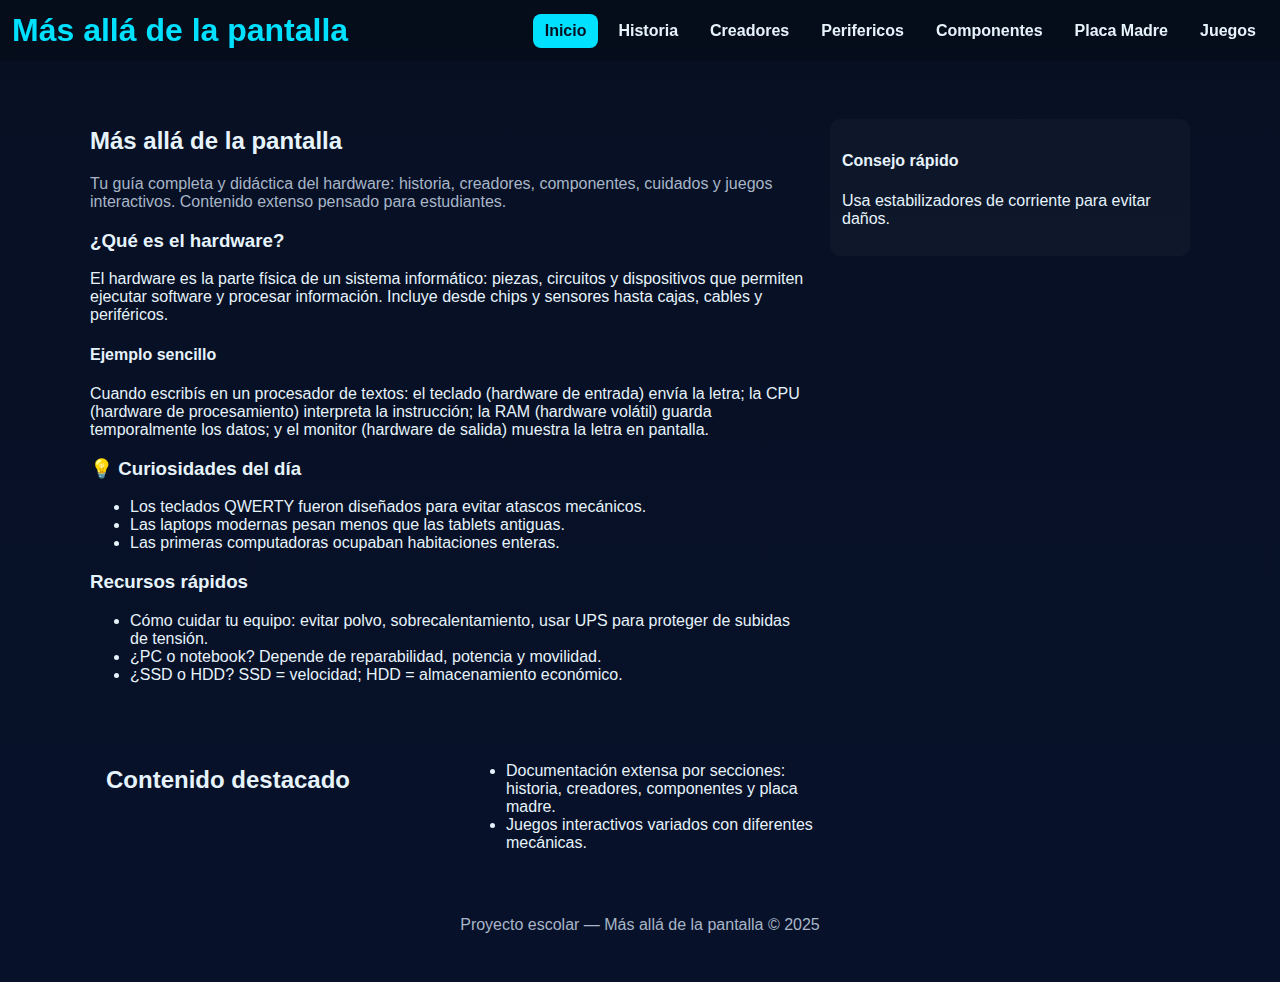
<file: Proyecto/index.html>
<!DOCTYPE html>
<html lang="es">

<head>
  <meta charset="utf-8" />
  <meta name="viewport" content="width=device-width,initial-scale=1" />
  <title>Más allá de la pantalla</title>
  <link rel="stylesheet" href="css/info.css" />
</head>

<body>
  <header class="topbar">
    <div class="brandwrap"><button id="hamb" class="hamb">☰</button>
      <h1 class="brand">Más allá de la pantalla</h1>
    </div>
    <nav id="nav" class="nav">
      <a href="index.html" class="active">Inicio</a>
      <a href="historia.html">Historia</a>
      <a href="creadores.html">Creadores</a>
      <a href="Perifericos.html">Perifericos</a>
      <a href="componentes.html">Componentes</a>
      <a href="placa.html">Placa Madre</a>
      <a href="juegos.html">Juegos</a>
    </nav>
  </header>
  <main class="container hero">
    <section class="hero__left">
      <h2>Más allá de la pantalla</h2>
      <p class="lead">Tu guía completa y didáctica del hardware: historia, creadores, componentes, cuidados y juegos
        interactivos. Contenido extenso pensado para estudiantes.</p>

      <section class="intro-block">
        <h3>¿Qué es el hardware?</h3>
        <p>El hardware es la parte física de un sistema informático: piezas, circuitos y dispositivos que permiten
          ejecutar software y procesar información. Incluye desde chips y sensores hasta cajas, cables y periféricos.
        </p>
        <h4>Ejemplo sencillo</h4>
        <p>Cuando escribís en un procesador de textos: el teclado (hardware de entrada) envía la letra; la CPU (hardware
          de procesamiento) interpreta la instrucción; la RAM (hardware volátil) guarda temporalmente los datos; y el
          monitor (hardware de salida) muestra la letra en pantalla.</p>
      </section>

      <section class="curiosidad-box">
        <h3>💡 Curiosidades del día</h3>
        <ul id="curiosidades-list"></ul>
      </section>

      <section class="more-info">
        <h3>Recursos rápidos</h3>
        <ul>
          <li>Cómo cuidar tu equipo: evitar polvo, sobrecalentamiento, usar UPS para proteger de subidas de tensión.
          </li>
          <li>¿PC o notebook? Depende de reparabilidad, potencia y movilidad.</li>
          <li>¿SSD o HDD? SSD = velocidad; HDD = almacenamiento económico.</li>
        </ul>
      </section>
    </section>

    <aside class="hero__right">
      <div class="panel">
        <h4>Consejo rápido</h4>
        <p id="consejo"></p>
      </div>
    </aside>
  </main>

  <section class="container features">
    <h2>Contenido destacado</h2>
    <ul>
      <li>Documentación extensa por secciones: historia, creadores, componentes y placa madre.</li>
      <li>Juegos interactivos variados con diferentes mecánicas.</li>
    </ul>
  </section>

  <footer class="footer container">
    <p>Proyecto escolar — Más allá de la pantalla © 2025</p>
  </footer>
  <script src="js/maini.js"></script>
</body>

</html>
</file>
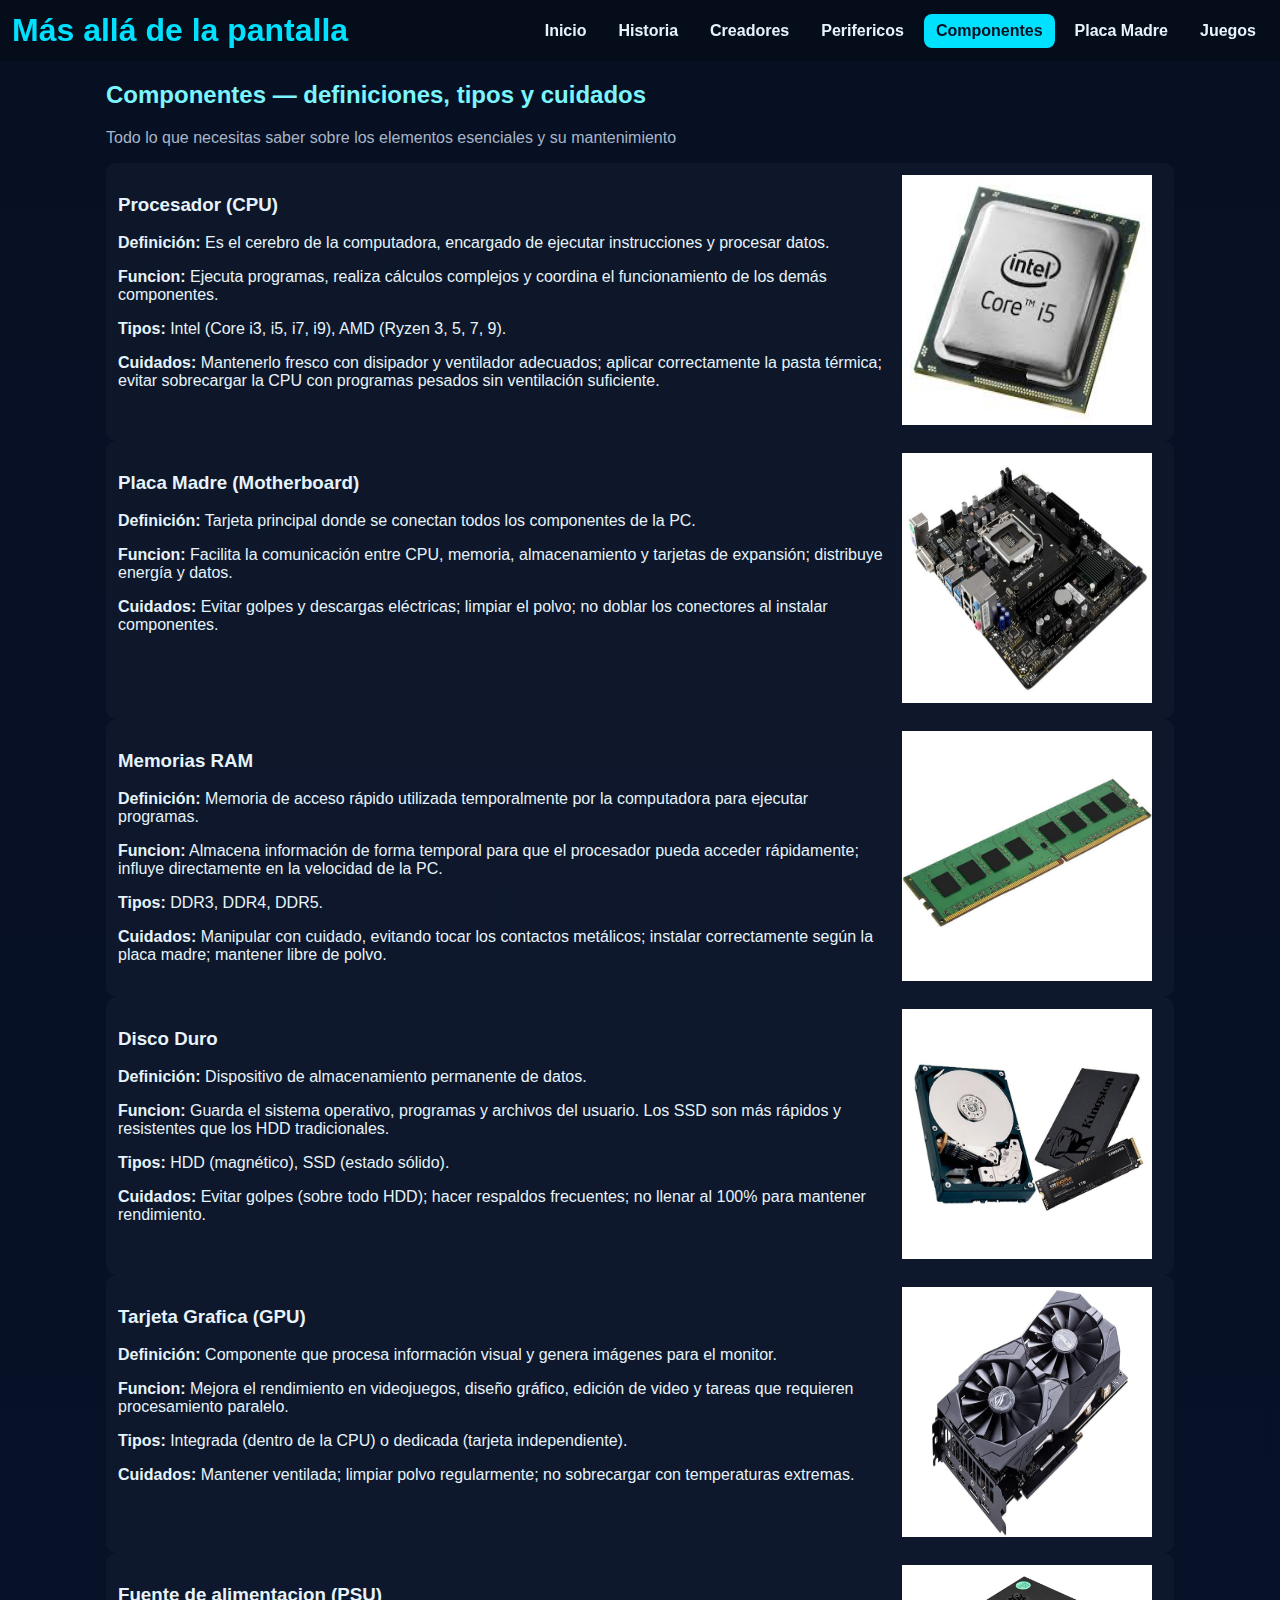
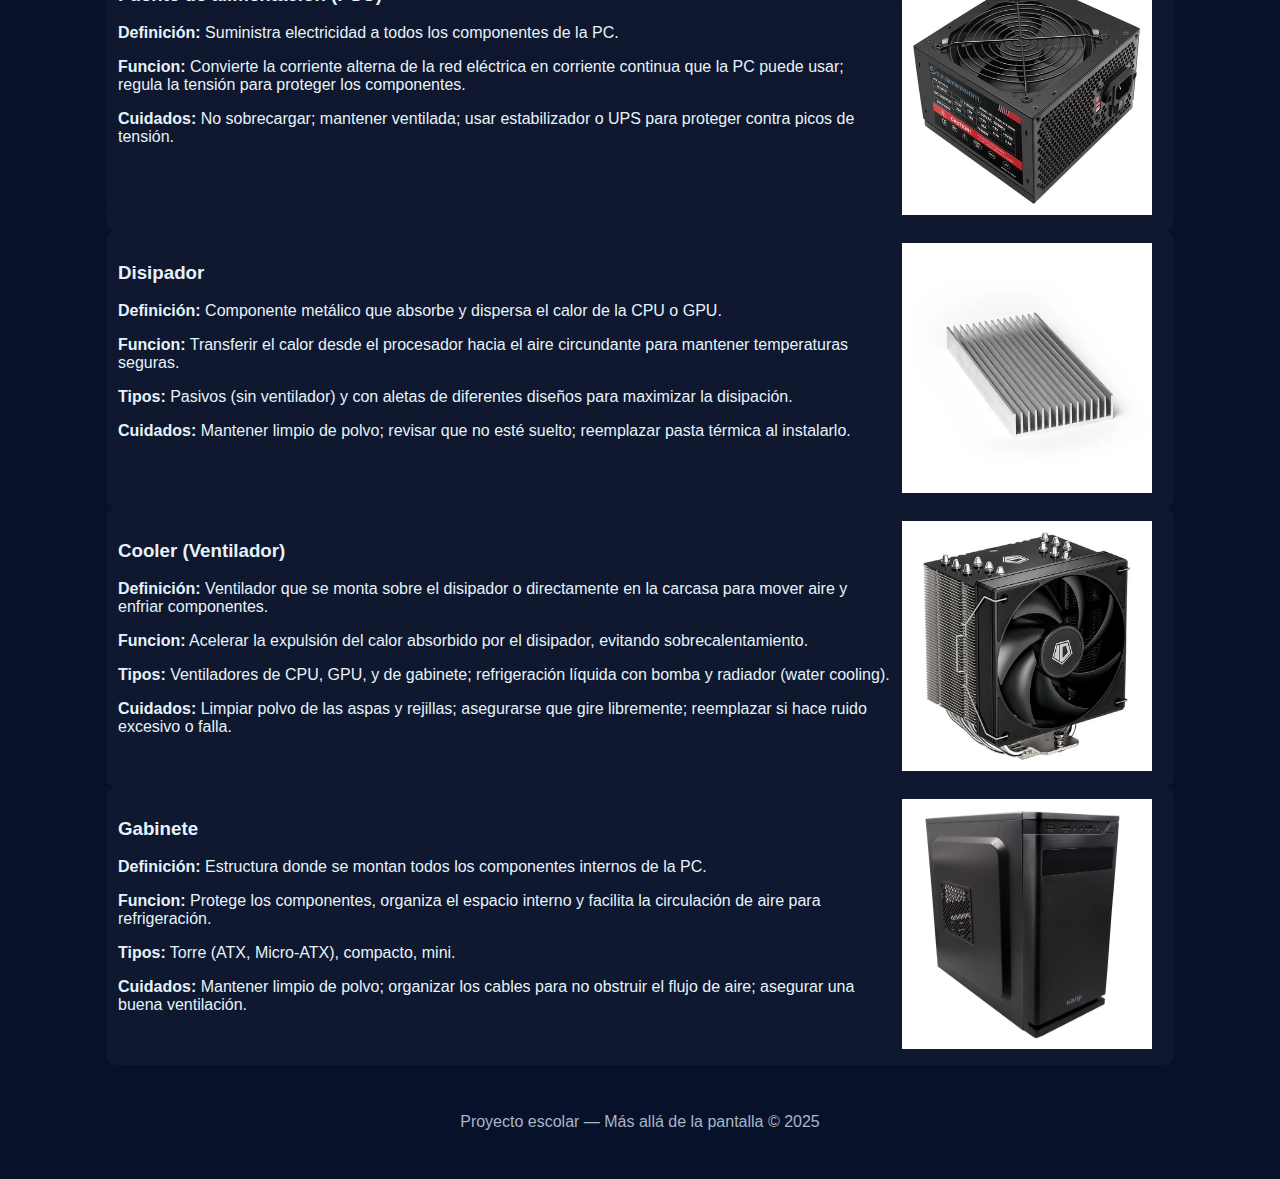
<file: Proyecto/componentes.html>
<!DOCTYPE html>
<html lang="es">

<head>
  <meta charset="utf-8" />
  <meta name="viewport" content="width=device-width,initial-scale=1" />
  <title>Componentes</title>
  <link rel="stylesheet" href="css/info.css" />
</head>

<body>
  <header class="topbar">
    <div class="brandwrap"><button id="hamb" class="hamb">☰</button>
      <h1 class="brand">Más allá de la pantalla</h1>
    </div>
    <nav id="nav" class="nav">
      <a href="index.html">Inicio</a>
      <a href="historia.html">Historia</a>
      <a href="creadores.html">Creadores</a>
      <a href="Perifericos.html">Perifericos</a>
      <a href="componentes.html" class="active">Componentes</a>
      <a href="placa.html">Placa Madre</a>
      <a href="juegos.html">Juegos</a>
    </nav>
  </header>
  <main class="container">
    <h2 class="title">Componentes — definiciones, tipos y cuidados</h2>
    <p class="lead">Todo lo que necesitas saber sobre los elementos esenciales y su mantenimiento</p>
    <section class="grid placa-grid">
      <article class="ficha--comp">
        <div class="texto">
          <h3>Procesador (CPU)</h3>
          <p><strong>Definición:</strong> Es el cerebro de la computadora, encargado de ejecutar instrucciones y
            procesar datos.</p>
          <p><strong>Funcion:</strong> Ejecuta programas, realiza cálculos complejos y coordina el funcionamiento de los
            demás componentes.</p>
          <p><strong>Tipos:</strong> Intel (Core i3, i5, i7, i9), AMD (Ryzen 3, 5, 7, 9).</p>
          <p><strong>Cuidados:</strong> Mantenerlo fresco con disipador y ventilador adecuados; aplicar correctamente la
            pasta térmica; evitar sobrecargar la CPU con programas pesados sin ventilación suficiente.</p>
        </div>
        <div class="img-slot"><img src="img/procesador.jpeg" alt="procesador" width="250px" height="250px"></div>
      </article>
      <article class="ficha--comp">
        <div class="texto">
          <h3>Placa Madre (Motherboard)</h3>
          <p><strong>Definición:</strong> Tarjeta principal donde se conectan todos los componentes de la PC.</p>
          <p><strong>Funcion:</strong> Facilita la comunicación entre CPU, memoria, almacenamiento y tarjetas de
            expansión; distribuye energía y datos.</p>
          <p><strong>Cuidados:</strong> Evitar golpes y descargas eléctricas; limpiar el polvo; no doblar los conectores
            al instalar componentes.</p>
        </div>
        <div class="img-slot"><img src="img/placa madre.webp" alt="placa madre" width="250px" height="250px"></div>
      </article>
      <article class="ficha--comp">
        <div class="texto">
          <h3>Memorias RAM</h3>
          <p><strong>Definición:</strong> Memoria de acceso rápido utilizada temporalmente por la computadora para
            ejecutar programas.</p>
          <p><strong>Funcion:</strong> Almacena información de forma temporal para que el procesador pueda acceder
            rápidamente; influye directamente en la velocidad de la PC.</p>
          <p><strong>Tipos:</strong> DDR3, DDR4, DDR5.</p>
          <p><strong>Cuidados:</strong> Manipular con cuidado, evitando tocar los contactos metálicos; instalar
            correctamente según la placa madre; mantener libre de polvo.</p>
        </div>
        <div class="img-slot"><img src="img/RAM.png" alt="Memoria RAM" width="250px" height="250px"></div>
      </article>
      <article class="ficha--comp">
        <div class="texto">
          <h3>Disco Duro</h3>
          <p><strong>Definición:</strong> Dispositivo de almacenamiento permanente de datos.</p>
          <p><strong>Funcion:</strong> Guarda el sistema operativo, programas y archivos del usuario. Los SSD son más
            rápidos y resistentes que los HDD tradicionales.</p>
          <p><strong>Tipos:</strong> HDD (magnético), SSD (estado sólido).</p>
          <p><strong>Cuidados:</strong> Evitar golpes (sobre todo HDD); hacer respaldos frecuentes; no llenar al 100%
            para mantener rendimiento.</p>
        </div>
        <div class="img-slot"><img src="img/HDD y SSD.jpg" alt="HDD y SSD" width="250px" height="250px"></div>
      </article>
      <article class="ficha--comp">
        <div class="texto">
          <h3>Tarjeta Grafica (GPU)</h3>
          <p><strong>Definición:</strong> Componente que procesa información visual y genera imágenes para el monitor.
          </p>
          <p><strong>Funcion:</strong> Mejora el rendimiento en videojuegos, diseño gráfico, edición de video y tareas
            que requieren procesamiento paralelo.</p>
          <p><strong>Tipos:</strong> Integrada (dentro de la CPU) o dedicada (tarjeta independiente).</p>
          <p><strong>Cuidados:</strong> Mantener ventilada; limpiar polvo regularmente; no sobrecargar con temperaturas
            extremas.</p>
        </div>
        <div class="img-slot"><img src="img/GPU.jpg" alt="GPU" width="250px" height="250px"></div>
      </article>
      <article class="ficha--comp">
        <div class="texto">
          <h3>Fuente de alimentacion (PSU)</h3>
          <p><strong>Definición:</strong> Suministra electricidad a todos los componentes de la PC.</p>
          <p><strong>Funcion:</strong> Convierte la corriente alterna de la red eléctrica en corriente continua que la
            PC puede usar; regula la tensión para proteger los componentes.</p>
          <p><strong>Cuidados:</strong> No sobrecargar; mantener ventilada; usar estabilizador o UPS para proteger
            contra picos de tensión.</p>
        </div>
        <div class="img-slot"><img src="img/Fuente.webp" alt="Fuente de alimentacion" width="250px" height="250px">
        </div>
      </article>
      <article class="ficha--comp">
        <div class="texto">
          <h3>Disipador</h3>
          <p><strong>Definición:</strong> Componente metálico que absorbe y dispersa
            el calor de la CPU o GPU.</p>
          <p><strong>Funcion:</strong> Transferir el calor desde el procesador hacia el aire circundante para mantener
            temperaturas seguras.</p>
          <p><strong>Tipos:</strong> Pasivos (sin ventilador) y con aletas de diferentes diseños para maximizar la
            disipación.</p>
          <p><strong>Cuidados:</strong> Mantener limpio de polvo; revisar que no esté suelto; reemplazar pasta térmica
            al instalarlo.</p>
        </div>
        <div class="img-slot"><img src="img/disipador.webp" alt="Disipador" width="250px" height="250px"></div>
      </article>
      <article class="ficha--comp">
        <div class="texto">
          <h3>Cooler (Ventilador)</h3>
          <p><strong>Definición:</strong> Ventilador que se monta sobre el disipador o directamente en la carcasa para
            mover aire y enfriar componentes.</p>
          <p><strong>Funcion:</strong> Acelerar la expulsión del calor absorbido por el disipador, evitando
            sobrecalentamiento.</p>
          <p><strong>Tipos:</strong> Ventiladores de CPU, GPU, y de gabinete; refrigeración líquida con bomba y radiador
            (water cooling).</p>
          <p><strong>Cuidados:</strong> Limpiar polvo de las aspas y rejillas; asegurarse que gire libremente;
            reemplazar si hace ruido excesivo o falla.</p>
        </div>
        <div class="img-slot"><img src="img/cooler.jpg" alt="Cooler" width="250px" height="250px"></div>
      </article>
      <article class="ficha--comp">
        <div class="texto">
          <h3>Gabinete</h3>
          <p><strong>Definición:</strong> Estructura donde se montan todos los componentes internos de la PC.</p>
          <p><strong>Funcion:</strong> Protege los componentes, organiza el espacio interno y facilita la circulación de
            aire para refrigeración.</p>
          <p><strong>Tipos:</strong> Torre (ATX, Micro-ATX), compacto, mini.</p>
          <p><strong>Cuidados:</strong> Mantener limpio de polvo; organizar los cables para no obstruir el flujo de
            aire; asegurar una buena ventilación.</p>
        </div>
        <div class="img-slot"><img src="img/gabinete.jpg" alt="Gabinete" width="250px" height="250px"></div>
      </article>
    </section>
  </main>
  <footer class="footer container">
    <p>Proyecto escolar — Más allá de la pantalla © 2025</p>
  </footer>
  <script src="js/main.js"></script>
</body>

</html>
</file>
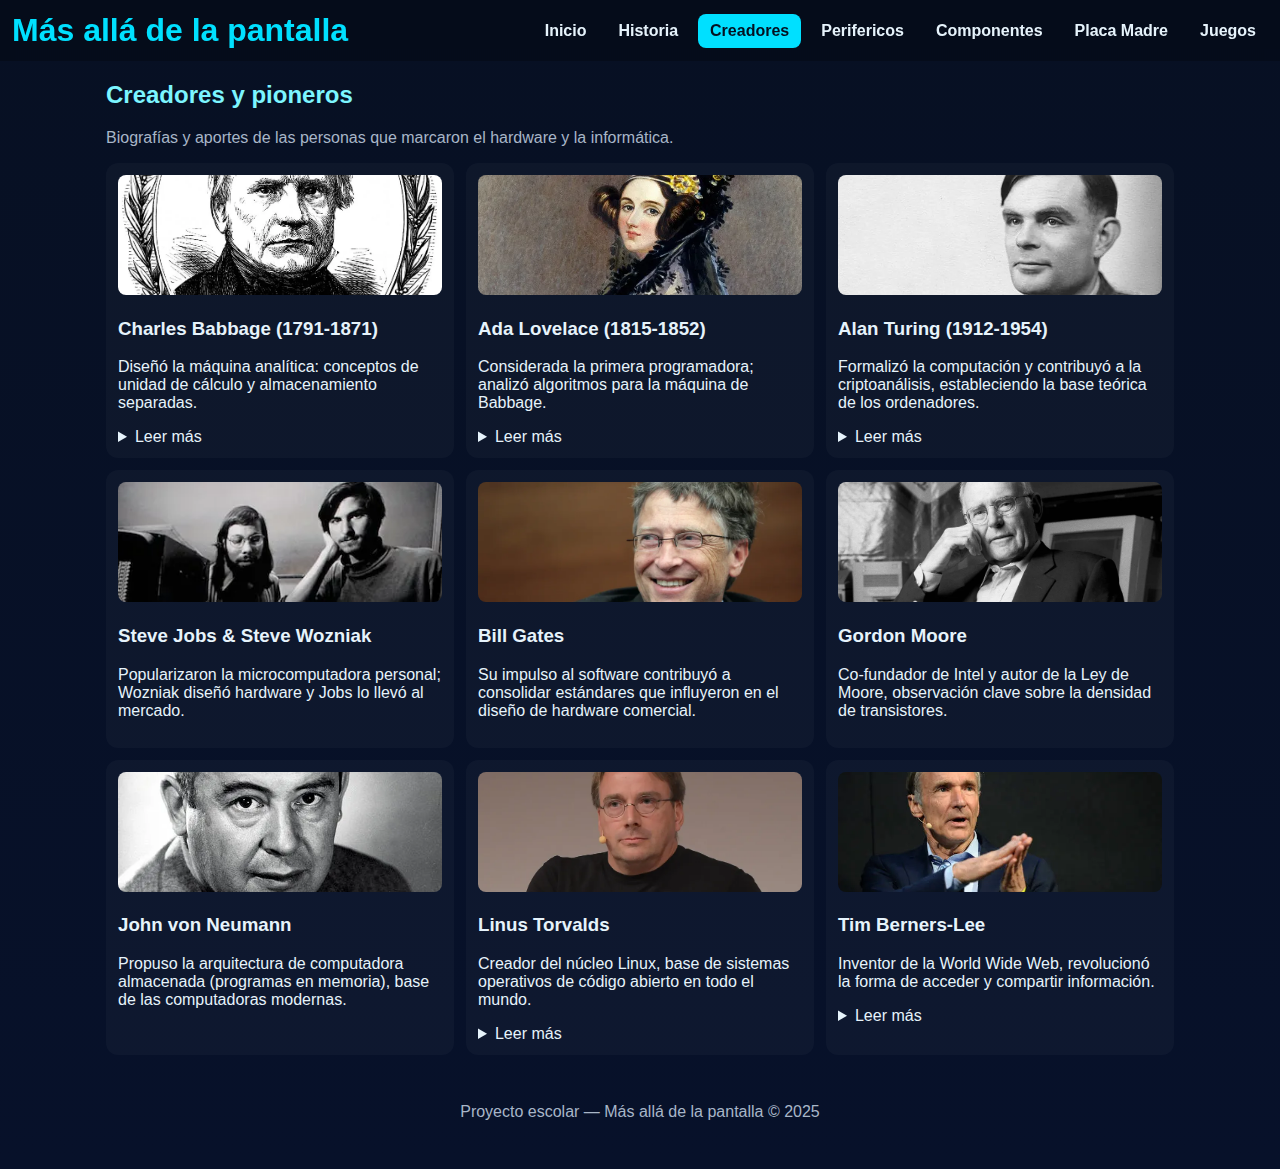
<file: Proyecto/creadores.html>
<!DOCTYPE html>
<html lang="es">

<head>
  <meta charset="utf-8" />
  <meta name="viewport" content="width=device-width,initial-scale=1" />
  <title>Creadores</title>
  <link rel="stylesheet" href="css/info.css" />
</head>

<body>
  <header class="topbar">
    <div class="brandwrap"><button id="hamb" class="hamb">☰</button>
      <h1 class="brand">Más allá de la pantalla</h1>
    </div>
    <nav id="nav" class="nav">
      <a href="index.html">Inicio</a>
      <a href="historia.html">Historia</a>
      <a href="creadores.html" class="active">Creadores</a>
      <a href="Perifericos.html">Perifericos</a>
      <a href="componentes.html">Componentes</a>
      <a href="placa.html">Placa Madre</a>
      <a href="juegos.html">Juegos</a>
    </nav>
  </header>
  <main class="container creators-page">
    <h2 class="title">Creadores y pioneros</h2>
    <p class="lead">Biografías y aportes de las personas que marcaron el hardware y la informática.</p>
    <section class="grid creators-grid">
      <article class="ficha">
        <div class="ficha__img"><img src="creadores/Charles_Babbage.webp" alt="Babbage"></div>
        <div class="ficha__texto">
          <h3>Charles Babbage (1791-1871)</h3>
          <p>Diseñó la máquina analítica: conceptos de unidad de cálculo y almacenamiento separadas.</p>
          <details>
            <summary>Leer más</summary>
            <p>Sus diseños introdujeron ideas fundamentales: control de flujo, registro de datos y separación de
              unidades, que anticiparon la arquitectura moderna.</p>
          </details>
        </div>
      </article>
      <article class="ficha">
        <div class="ficha__img"><img src="creadores/ada-lovelace-small-16_9.webp" alt="Ada"></div>
        <div class="ficha__texto">
          <h3>Ada Lovelace (1815-1852)</h3>
          <p>Considerada la primera programadora; analizó algoritmos para la máquina de Babbage.</p>
          <details>
            <summary>Leer más</summary>
            <p>Entendió que las máquinas podían procesar símbolos más allá de números, y propuso anotaciones que
              incluían pasos algorítmicos.</p>
          </details>
        </div>
      </article>
      <article class="ficha">
        <div class="ficha__img"><img src="creadores/alan-turing.webp" alt="Turing"></div>
        <div class="ficha__texto">
          <h3>Alan Turing (1912-1954)</h3>
          <p>Formalizó la computación y contribuyó a la criptoanálisis, estableciendo la base teórica de los
            ordenadores.</p>
          <details>
            <summary>Leer más</summary>
            <p>La 'Máquina de Turing' es un modelo que define qué es computable y permitió el desarrollo de la ciencia
              informática.</p>
          </details>
        </div>
      </article>
      <article class="ficha">
        <div class="ficha__img"><img src="creadores/steve jobs.webp" alt="Jobs & Woz"></div>
        <div class="ficha__texto">
          <h3>Steve Jobs & Steve Wozniak</h3>
          <p>Popularizaron la microcomputadora personal; Wozniak diseñó hardware y Jobs lo llevó al mercado.</p>
        </div>
      </article>
      <article class="ficha">
        <div class="ficha__img"><img src="creadores/bill gates.webp" alt="Gates"></div>
        <div class="ficha__texto">
          <h3>Bill Gates</h3>
          <p>Su impulso al software contribuyó a consolidar estándares que influyeron en el diseño de hardware
            comercial.</p>
        </div>
      </article>
      <article class="ficha">
        <div class="ficha__img"><img src="creadores/GordonMoore.webp" alt="Moore"></div>
        <div class="ficha__texto">
          <h3>Gordon Moore</h3>
          <p>Co-fundador de Intel y autor de la Ley de Moore, observación clave sobre la densidad de transistores.</p>
        </div>
      </article>
      <article class="ficha">
        <div class="ficha__img"><img src="creadores/john-von-neumann.webp" alt="von Neumann"></div>
        <div class="ficha__texto">
          <h3>John von Neumann</h3>
          <p>Propuso la arquitectura de computadora almacenada (programas en memoria), base de las computadoras
            modernas. </p>
          </div>
        </article>
          <article class="ficha">
        <div class="ficha__img"><img src="creadores/linus.webp" alt="Torvalds"></div>
        <div class="ficha__texto">
          <h3>Linus Torvalds</h3>
          <p>Creador del núcleo Linux, base de sistemas operativos de código abierto en todo el mundo.</p>
          <details>
            <summary>Leer más</summary>
            <p>En 1991 lanzó el kernel Linux, que junto a la filosofía open-source impulsó servidores,
              dispositivos móviles (Android) y supercomputadoras.</p>
          </details>
        </div>
      </article>

      <article class="ficha">
        <div class="ficha__img"><img src="creadores/tim bernet.webp" alt="Berners-Lee"></div>
        <div class="ficha__texto">
          <h3>Tim Berners-Lee</h3>
          <p>Inventor de la World Wide Web, revolucionó la forma de acceder y compartir información.</p>
          <details>
            <summary>Leer más</summary>
            <p>En 1989 propuso un sistema de hipertexto que se convirtió en la WWW, facilitando la comunicación
              global y el nacimiento de Internet como lo conocemos.</p>
          </details>
        </div>
      </article>
          </details>
        </div>
      </article>
      </article>
    </section>
  </main>
  <footer class="footer container">
    <p>Proyecto escolar — Más allá de la pantalla © 2025</p>
  </footer>
  <script src="js/main.js"></script>
</body>

</html>
</file>
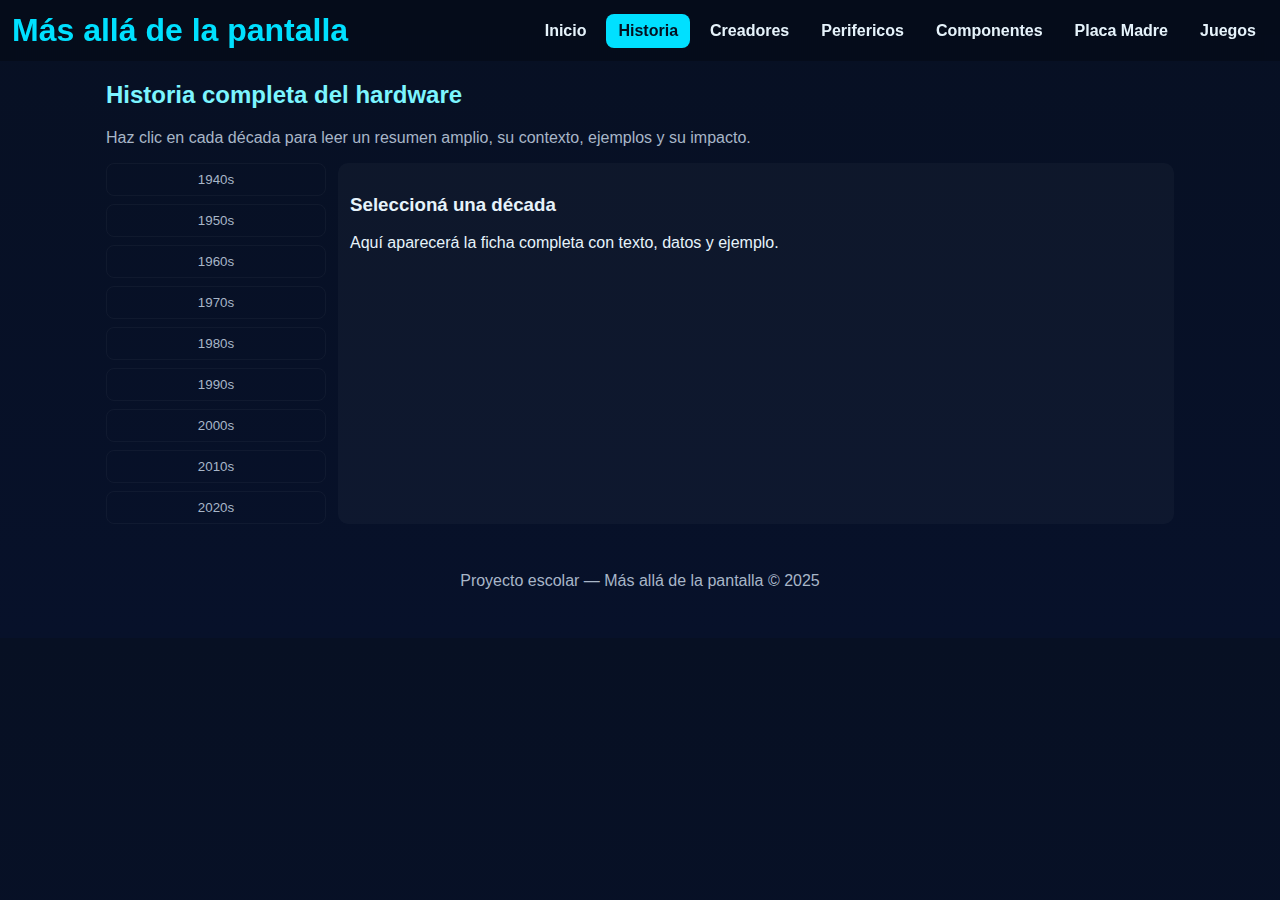
<file: Proyecto/historia.html>
<!DOCTYPE html>
<html lang="es">

<head>
  <meta charset="utf-8" />
  <meta name="viewport" content="width=device-width,initial-scale=1" />
  <title>Historia del hardware</title>
  <link rel="stylesheet" href="css/info.css" />
  <style>
    .ficha {
      display: flex;
      align-items: flex-start;
      gap: 20px;
      margin-bottom: 25px;
    }

    .ficha img {
      width: 220px;
      height: auto;
      border-radius: 8px;
      object-fit: cover;
    }

    .ficha .texto {
      flex: 1;
    }

    /* Ocultamos todas las fichas por defecto */
    .ficha {
      display: none;
    }

    /* La que esté activa se muestra */
    .ficha.active {
      display: flex;
    }
  </style>
</head>

<body>
  <header class="topbar">
    <div class="brandwrap"><button id="hamb" class="hamb">☰</button>
      <h1 class="brand">Más allá de la pantalla</h1>
    </div>
    <nav id="nav" class="nav">
      <a href="index.html">Inicio</a>
      <a href="historia.html" class="active">Historia</a>
      <a href="creadores.html">Creadores</a>
      <a href="Perifericos.html">Perifericos</a>
      <a href="componentes.html">Componentes</a>
      <a href="placa.html">Placa Madre</a>
      <a href="juegos.html">Juegos</a>
    </nav>
  </header>

  <main class="container timeline-page">
    <h2 class="title">Historia completa del hardware</h2>
    <p class="lead">Haz clic en cada década para leer un resumen amplio, su contexto, ejemplos y su impacto.</p>

    <div class="timeline-grid">
      <aside class="years">
        <button class="year" data-year="1940">1940s</button>
        <button class="year" data-year="1950">1950s</button>
        <button class="year" data-year="1960">1960s</button>
        <button class="year" data-year="1970">1970s</button>
        <button class="year" data-year="1980">1980s</button>
        <button class="year" data-year="1990">1990s</button>
        <button class="year" data-year="2000">2000s</button>
        <button class="year" data-year="2010">2010s</button>
        <button class="year" data-year="2020">2020s</button>
      </aside>

      <section class="detail" id="hist-detail">
        <h3>Seleccioná una década</h3>
        <p>Aquí aparecerá la ficha completa con texto, datos y ejemplo.</p>

        <!-- 1940 -->
        <div class="ficha" id="decada-1940">
          <img src="1940 a 2020/1940.jfif" alt="Computadora ENIAC">
          <div class="texto">
            <h3>Década de 1940</h3>
            <p><strong>Contexto:</strong> En plena Segunda Guerra Mundial, la necesidad de cálculos rápidos llevó al
              desarrollo de las primeras computadoras electrónicas.</p>
            <p><strong>Ejemplos:</strong> ENIAC (EE. UU., 1945), Colossus (Reino Unido, 1943).</p>
            <p><strong>Características:</strong> Usaban tubos de vacío, ocupaban salas enteras y necesitaban muchísima
              energía.</p>
            <p><strong>Impacto:</strong> Aunque eran experimentales, demostraron que las máquinas podían automatizar
              tareas complejas y abrir el camino de la computación moderna.</p>
          </div>
        </div>

        <!-- 1950 -->
        <div class="ficha" id="decada-1950">
          <img src="1940 a 2020/1950.jfif" alt="IBM 650">
          <div class="texto">
            <h3>Década de 1950</h3>
            <p><strong>Contexto:</strong> Transición del tubo de vacío al transistor, que permitió equipos más pequeños,
              rápidos y fiables.</p>
            <p><strong>Ejemplos:</strong> IBM 650 (primera computadora producida en masa), UNIVAC I (primera computadora
              comercial en EE. UU.).</p>
            <p><strong>Características:</strong> Todavía grandes y costosas, pero más accesibles a universidades y
              empresas.</p>
            <p><strong>Impacto:</strong> Se democratizó el acceso a la computación en instituciones educativas y de
              negocios, marcando el inicio de la era comercial.</p>
          </div>
        </div>

        <!-- 1960 -->
        <div class="ficha" id="decada-1960">
          <img src="1940 a 2020/1960.jpg" alt="PDP-8">
          <div class="texto">
            <h3>Década de 1960</h3>
            <p><strong>Contexto:</strong> La miniaturización avanzó y aparecieron las minicomputadoras.</p>
            <p><strong>Ejemplos:</strong> PDP-8 (DEC), IBM System/360 (familia de computadoras compatibles entre sí).
            </p>
            <p><strong>Características:</strong> Más pequeñas que las de los 50, más baratas, usadas en laboratorios,
              empresas y universidades.</p>
            <p><strong>Impacto:</strong> Por primera vez la computación empezó a verse como una herramienta práctica y
              no solo experimental.</p>
          </div>
        </div>

        <!-- 1970 -->
        <div class="ficha" id="decada-1970">
          <img src="1940 a 2020/1970.jfif" alt="Apple I">
          <div class="texto">
            <h3>Década de 1970</h3>
            <p><strong>Contexto:</strong> Surge la microinformática gracias al microprocesador (Intel 4004 en 1971).</p>
            <p><strong>Ejemplos:</strong> Altair 8800 (1975), Apple I (1976), Commodore PET.</p>
            <p><strong>Características:</strong> Computadoras personales rudimentarias, con carcasa sencilla y muchas
              veces ensambladas por los usuarios.</p>
            <p><strong>Impacto:</strong> Nace la idea de "PC en cada hogar", sembrando la semilla de la revolución
              digital.</p>
          </div>
        </div>

        <!-- 1980 -->
        <div class="ficha" id="decada-1980">
          <img src="1940 a 2020/1980.jfif" alt="IBM PC">
          <div class="texto">
            <h3>Década de 1980</h3>
            <p><strong>Contexto:</strong> Boom de las computadoras personales. La informática deja de ser exclusiva de
              científicos y llega a oficinas y hogares.</p>
            <p><strong>Ejemplos:</strong> IBM PC (1981), Commodore 64 (1982), Macintosh (1984).</p>
            <p><strong>Características:</strong> Uso de sistemas operativos como MS-DOS y los primeros entornos
              gráficos.</p>
            <p><strong>Impacto:</strong> Se establecieron los estándares que definirían la informática durante décadas.
            </p>
          </div>
        </div>

        <!-- 1990 -->
        <div class="ficha" id="decada-1990">
          <img src="1940 a 2020/1990.jfif" alt="Windows 95">
          <div class="texto">
            <h3>Década de 1990</h3>
            <p><strong>Contexto:</strong> Internet se expande al público general, impulsando nuevas formas de
              comunicación y comercio.</p>
            <p><strong>Ejemplos:</strong> Windows 95, procesadores Pentium, primera PlayStation (1994).</p>
            <p><strong>Características:</strong> PCs multimedia con CD-ROM, disquetes aún vigentes, aparición de la
              World Wide Web.</p>
            <p><strong>Impacto:</strong> La sociedad empieza a conectarse globalmente y se gestan las bases de la era
              digital moderna.</p>
          </div>
        </div>

        <!-- 2000 -->
        <div class="ficha" id="decada-2000">
          <img src="1940 a 2020/2000.avif" alt="iPod">
          <div class="texto">
            <h3>Década de 2000</h3>
            <p><strong>Contexto:</strong> Explosión de la informática personal y portátil, con el auge de Internet de
              banda ancha.</p>
            <p><strong>Ejemplos:</strong> iPod (2001), laptops asequibles, Windows XP (2001), primeras redes sociales.
            </p>
            <p><strong>Características:</strong> Computadoras más rápidas y conectadas; telefonía móvil comienza a
              volverse inteligente.</p>
            <p><strong>Impacto:</strong> Integración del hardware con la vida cotidiana: música digital, redes y
              comunicación en tiempo real.</p>
          </div>
        </div>

        <!-- 2010 -->
        <div class="ficha" id="decada-2010">
          <img src="1940 a 2020/2010.jfif" alt="Smartphone">
          <div class="texto">
            <h3>Década de 2010</h3>
            <p><strong>Contexto:</strong> El smartphone y la computación en la nube transforman la forma en que vivimos.
            </p>
            <p><strong>Ejemplos:</strong> iPhone, Android, tablets, servicios como Google Drive y Netflix.</p>
            <p><strong>Características:</strong> Dispositivos móviles con múltiples funciones, acceso constante a
              Internet y aplicaciones.</p>
            <p><strong>Impacto:</strong> La informática se volvió omnipresente, conectando a miles de millones en tiempo
              real.</p>
          </div>
        </div>

        <!-- 2020 -->
        <div class="ficha" id="decada-2020">
          <img src="1940 a 2020/2020.jfif" alt="Inteligencia Artificial">
          <div class="texto">
            <h3>Década de 2020</h3>
            <p><strong>Contexto:</strong> Avances en inteligencia artificial, big data, computación cuántica y redes 5G.
            </p>
            <p><strong>Ejemplos:</strong> Chips con IA integrada (Apple M1, Google TPU), auge de la realidad virtual y
              aumentada.</p>
            <p><strong>Características:</strong> Hardware más especializado y eficiente energéticamente, con foco en la
              IA y la nube.</p>
            <p><strong>Impacto:</strong> La tecnología redefine industrias enteras, desde la medicina hasta el
              entretenimiento.</p>
          </div>
        </div>
      </section>
    </div>
  </main>

  <footer class="footer container">
    <p>Proyecto escolar — Más allá de la pantalla © 2025</p>
  </footer>

  <script>
    const buttons = document.querySelectorAll('.year');
    const fichas = document.querySelectorAll('.ficha');

    buttons.forEach(btn => {
      btn.addEventListener('click', () => {
        // Ocultar todas
        fichas.forEach(f => f.classList.remove('active'));
        // Mostrar la que corresponde
        const year = btn.dataset.year;
        const ficha = document.getElementById(`decada-${year}`);
        if (ficha) ficha.classList.add('active');
      });
    });
  </script>
</body>

</html>
</file>
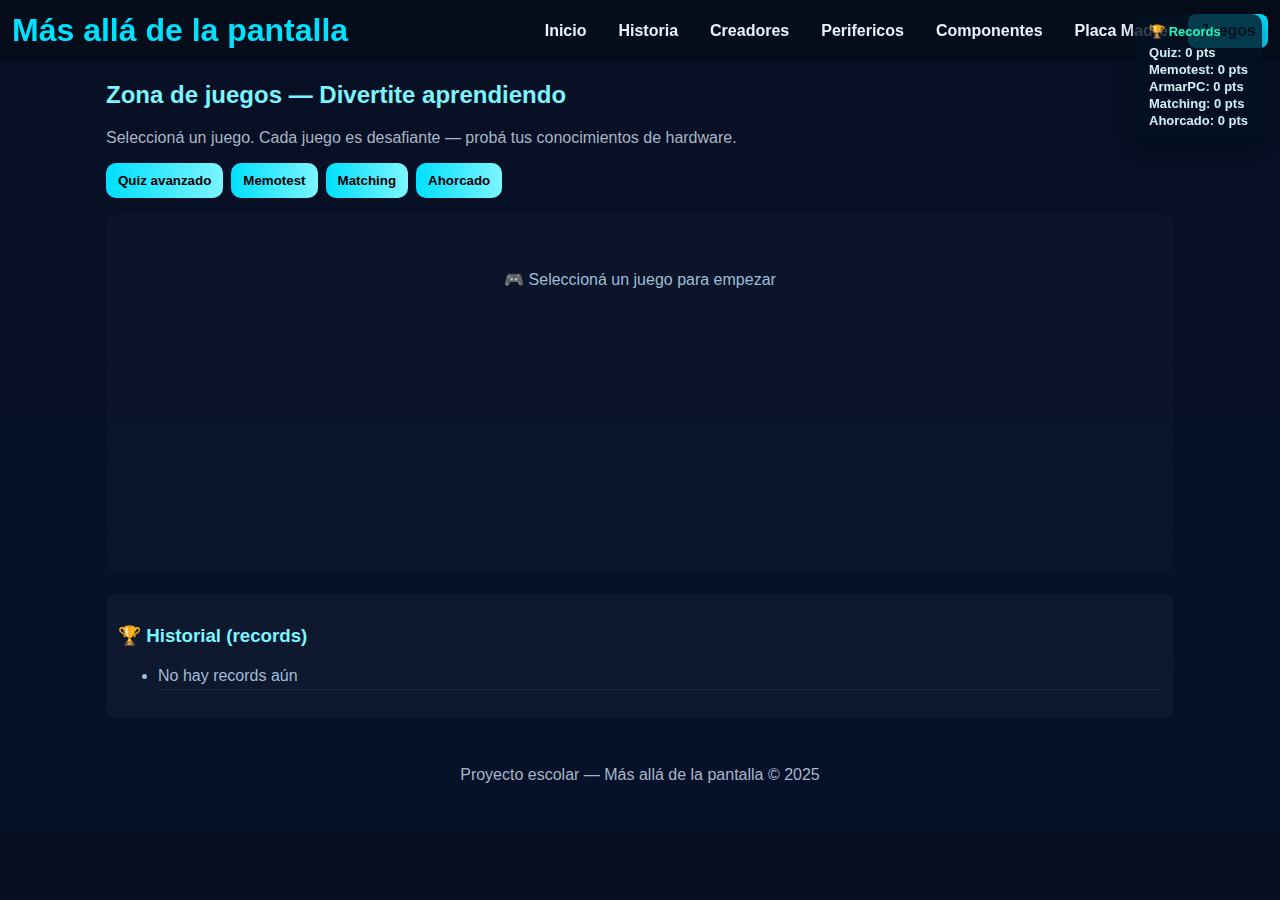
<file: Proyecto/juegos.html>
<!DOCTYPE html>
<html lang="es">

<head>
  <meta charset="utf-8" />
  <meta name="viewport" content="width=device-width,initial-scale=1" />
  <title>Juegos — Más allá de la pantalla</title>
  <link rel="stylesheet" href="css/infoo.css" />
  <link rel="stylesheet" href="css/juegos.css" />
</head>

<body>
  <header class="topbar">
    <div class="brandwrap">
      <button id="hamb" class="hamb">☰</button>
      <h1 class="brand">Más allá de la pantalla</h1>
    </div>
    <nav id="nav" class="nav">
      <a href="index.html">Inicio</a>
      <a href="historia.html">Historia</a>
      <a href="creadores.html">Creadores</a>
      <a href="Perifericos.html">Perifericos</a>
      <a href="componentes.html">Componentes</a>
      <a href="placa.html">Placa Madre</a>
      <a href="juegos.html" class="active">Juegos</a>
    </nav>
  </header>

  <main class="container games-page">
    <h2 class="title">Zona de juegos — Divertite aprendiendo</h2>
    <p class="lead">Seleccioná un juego. Cada juego es desafiante — probá tus conocimientos de hardware.</p>

    <section class="game-select" aria-label="Seleccion de juegos">
      <button class="game-btn" data-game="quiz">Quiz avanzado</button>
      <button class="game-btn" data-game="memotest">Memotest</button>
      <button class="game-btn" data-game="match">Matching</button>
      <button class="game-btn" data-game="hangman">Ahorcado</button>
    </section>

    <!-- Contenedor único donde se carga un solo juego a la vez -->
    <section id="game-container" class="game-container" aria-live="polite">
      <div class="placeholder">🎮 Seleccioná un juego para empezar</div>
    </section>

    <!-- Historial compacto (si querés mostrarlo dentro del contenido; HUD principal es fijo arriba) -->
    <aside class="score-board" aria-label="Historial de Puntajes">
      <h3>🏆 Historial (records)</h3>
      <ul id="scoreList"></ul>
    </aside>
  </main>

  <!-- HUD fijo arriba a la derecha (records) -->
  <div id="scoreHUD" class="score-hud" aria-hidden="false"></div>

  <!-- Toasts -->
  <div id="toast-root"></div>

  <footer class="footer container">
    <p>Proyecto escolar — Más allá de la pantalla © 2025</p>
  </footer>

  <!-- Script de juegos (colocar en la misma carpeta) -->
  <script src="js/juegos.js"></script>
</body>

</html>
</file>
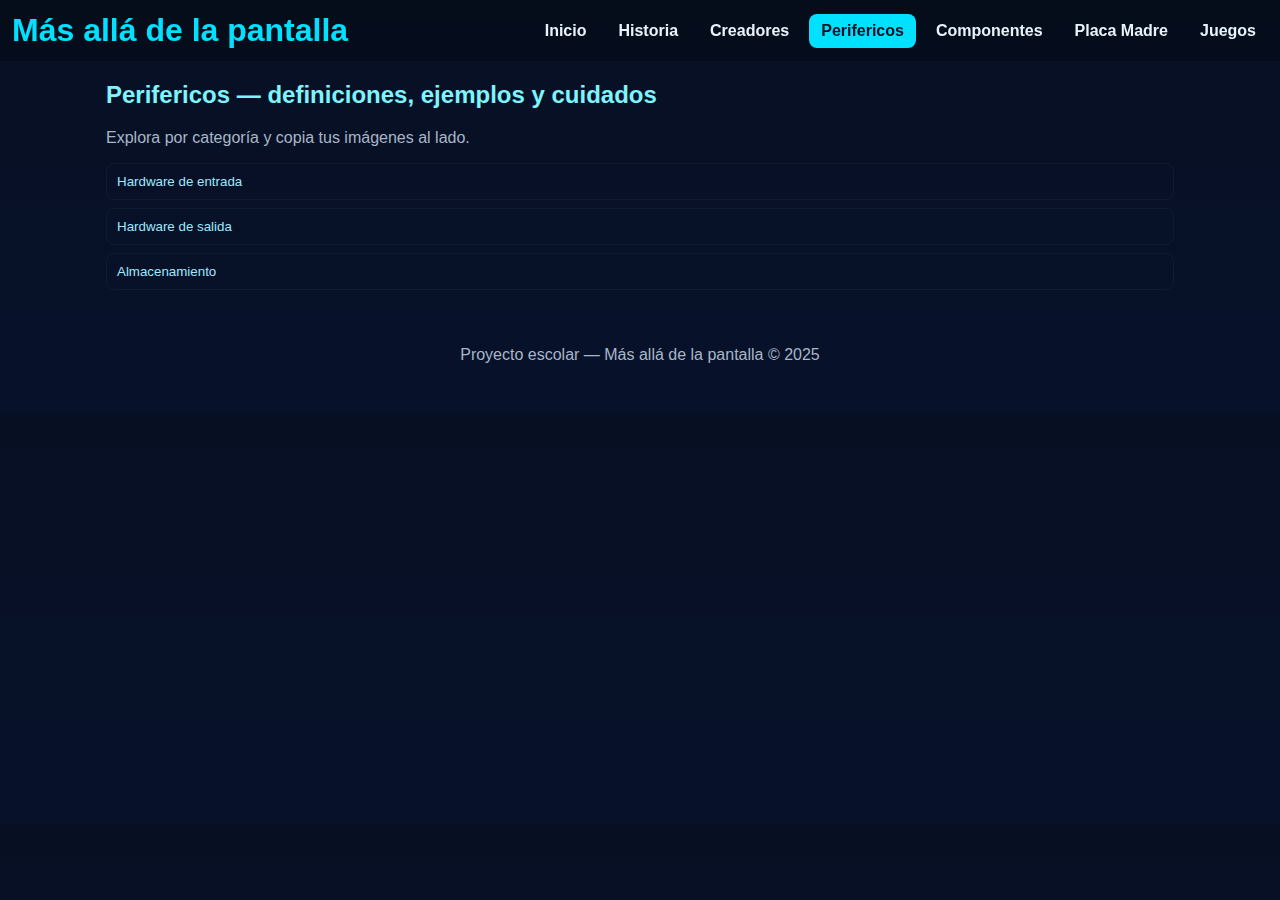
<file: Proyecto/Perifericos.html>
<!DOCTYPE html>
<html lang="es">

<head>
  <meta charset="utf-8" />
  <meta name="viewport" content="width=device-width,initial-scale=1" />
  <title>Perifericos</title>
  <link rel="stylesheet" href="css/info.css" />
  <style>
    .img-slot img {
      max-width: 150px;
      /* tamaño más chico */
      height: auto;
      border-radius: 8px;
      display: block;
      margin: 10px auto;
      /* centra la imagen */
    }
  </style>
</head>

<body>
  <header class="topbar">
    <div class="brandwrap"><button id="hamb" class="hamb">☰</button>
      <h1 class="brand">Más allá de la pantalla</h1>
    </div>
    <nav id="nav" class="nav">
      <a href="index.html">Inicio</a>
      <a href="historia.html">Historia</a>
      <a href="creadores.html">Creadores</a>
      <a href="Perifericos.html" class="active">Perifericos</a>
      <a href="componentes.html">Componentes</a>
      <a href="placa.html">Placa Madre</a>
      <a href="juegos.html">Juegos</a>
    </nav>
  </header>

  <main class="container components-page">
    <h2 class="title">Perifericos — definiciones, ejemplos y cuidados</h2>
    <p class="lead">Explora por categoría y copia tus imágenes al lado.</p>
    <div class="accordions">

      <!-- ==================== ENTRADA ==================== -->
      <button class="acc-btn" data-target="entrada">Hardware de entrada</button>
      <div id="entrada" class="acc-panel">
        <article class="ficha--comp">
          <div class="texto">
            <h3>Teclado</h3>
            <p><strong>Definición:</strong> Dispositivo para introducir texto y comandos.</p>
            <p><strong>Ejemplo:</strong> Teclado mecánico con switches.</p>
            <p><strong>Cuidados:</strong> limpieza periódica y evitar líquidos.</p>
          </div>
          <div class="img-slot"><img src="periferico/teclado.webp" alt="teclado"></div>
        </article>

        <article class="ficha--comp">
          <div class="texto">
            <h3>Mouse</h3>
            <p><strong>Definición:</strong> Dispositivo apuntador que controla el cursor.</p>
            <p><strong>Ejemplo:</strong> Mouse óptico 1600 DPI.</p>
            <p><strong>Cuidados:</strong> usar en superficies planas y limpiar el sensor.</p>
          </div>
          <div class="img-slot"><img src="periferico/mouse.webp" alt="mouse"></div>
        </article>

        <article class="ficha--comp">
          <div class="texto">
            <h3>Micrófono</h3>
            <p><strong>Definición:</strong> Captura el sonido para digitalizarlo.</p>
            <p><strong>Ejemplo:</strong> Micrófono USB cardioide.</p>
            <p><strong>Cuidados:</strong> evitar golpes y proteger del polvo.</p>
          </div>
          <div class="img-slot"><img src="periferico/microfono.webp" alt="microfono"></div>
        </article>

        <article class="ficha--comp">
          <div class="texto">
            <h3>Escáner</h3>
            <p><strong>Definición:</strong> Digitaliza documentos e imágenes.</p>
            <p><strong>Ejemplo:</strong> Escáner plano A4.</p>
            <p><strong>Cuidados:</strong> mantener limpio el cristal y taparlo después de usar.</p>
          </div>
          <div class="img-slot"><img src="periferico/escane.webp" alt="escaner"></div>
        </article>

        <article class="ficha--comp">
          <div class="texto">
            <h3>Cámara web</h3>
            <p><strong>Definición:</strong> Captura video e imágenes en tiempo real.</p>
            <p><strong>Ejemplo:</strong> Webcam 1080p con micrófono integrado.</p>
            <p><strong>Cuidados:</strong> evitar luz directa y mantener limpia la lente.</p>
          </div>
          <div class="img-slot"><img src="periferico/web ca,.webp" alt="webcam"></div>
        </article>

        <article class="ficha--comp">
          <div class="texto">
            <h3>Joystick</h3>
            <p><strong>Definición:</strong> Dispositivo de control para videojuegos.</p>
            <p><strong>Ejemplo:</strong> Joystick USB con vibración.</p>
            <p><strong>Cuidados:</strong> no forzar los controles y guardar en lugar seguro.</p>
          </div>
          <div class="img-slot"><img src="periferico/mando.webp" alt="joystick"></div>
        </article>

        <article class="ficha--comp">
          <div class="texto">
            <h3>Pantalla táctil</h3>
            <p><strong>Definición:</strong> Permite interactuar directamente con los dedos.</p>
            <p><strong>Ejemplo:</strong> Panel multitouch de 10 puntos.</p>
            <p><strong>Cuidados:</strong> usar protectores y limpiar con paño suave.</p>
          </div>
          <div class="img-slot"><img src="periferico/pantalla tactil.webp" alt="pantalla táctil"></div>
        </article>
      </div>

      <button class="acc-btn" data-target="salida">Hardware de salida</button>
      <div id="salida" class="acc-panel">
        <article class="ficha--comp">
          <div class="texto">
            <h3>Monitor</h3>
            <p><strong>Definición:</strong> Dispositivo de visualización.</p>
            <p><strong>Ejemplo:</strong> Monitor IPS 24'' 1080p.</p>
            <p><strong>Cuidados:</strong> limpieza con paño seco, protección contra sobrevoltaje.</p>
          </div>
          <div class="img-slot"><img src="periferico/monitor.webp" alt="monitor"></div>
        </article>

        <article class="ficha--comp">
          <div class="texto">
            <h3>Parlantes</h3>
            <p><strong>Definición:</strong> Dispositivo de salida de audio.</p>
            <p><strong>Ejemplo:</strong> Sistema estéreo 2.1.</p>
            <p><strong>Cuidados:</strong> evitar volumen excesivo y polvo.</p>
          </div>
          <div class="img-slot"><img src="periferico/parlantes.webp" alt="parlantes"></div>
        </article>

        <article class="ficha--comp">
          <div class="texto">
            <h3>Auriculares</h3>
            <p><strong>Definición:</strong> Emiten sonido de forma personal.</p>
            <p><strong>Ejemplo:</strong> Auriculares Bluetooth con micrófono.</p>
            <p><strong>Cuidados:</strong> no enrollar excesivamente el cable y limpiar almohadillas.</p>
          </div>
          <div class="img-slot"><img src="periferico/pc.webp" alt="auriculares"></div>
        </article>

        <article class="ficha--comp">
          <div class="texto">
            <h3>Proyector</h3>
            <p><strong>Definición:</strong> Proyecta imágenes y videos en superficies.</p>
            <p><strong>Ejemplo:</strong> Proyector LED 3000 lúmenes.</p>
            <p><strong>Cuidados:</strong> evitar polvo en la lente y usar en ambientes controlados.</p>
          </div>
          <div class="img-slot"><img src="periferico/proyector.webp" alt="proyector"></div>
        </article>

        <article class="ficha--comp">
          <div class="texto">
            <h3>Impresora</h3>
            <p><strong>Definición:</strong> Genera copias físicas de documentos digitales.</p>
            <p><strong>Ejemplo:</strong> Impresora láser monocromática.</p>
            <p><strong>Cuidados:</strong> usar cartuchos originales y evitar polvo interno.</p>
          </div>
          <div class="img-slot"><img src="periferico/impresora.webp" alt="impresora"></div>
        </article>

        <article class="ficha--comp">
          <div class="texto">
            <h3>Plotter</h3>
            <p><strong>Definición:</strong> Dispositivo para impresión de planos y gráficos grandes.</p>
            <p><strong>Ejemplo:</strong> Plotter de corte y pluma.</p>
            <p><strong>Cuidados:</strong> mantener cabezales limpios y usar papel adecuado.</p>
          </div>
          <div class="img-slot"><img src="periferico/splotter.webp" alt="plotter"></div>
        </article>

        <article class="ficha--comp">
          <div class="texto">
            <h3>Luces LED</h3>
            <p><strong>Definición:</strong> Emisión de señales visuales o iluminación.</p>
            <p><strong>Ejemplo:</strong> Luces RGB de notificación.</p>
            <p><strong>Cuidados:</strong> no sobrecargar y usar controladores adecuados.</p>
          </div>
          <div class="img-slot"><img src="periferico/luces led.webp" alt="luces LED"></div>
        </article>
      </div>
      <button class="acc-btn" data-target="almacenamiento">Almacenamiento</button>
      <div id="almacenamiento" class="acc-panel">
        <article class="ficha--comp">
          <div class="texto">
            <h3>HDD</h3>
            <p><strong>Definición:</strong> Disco magnético mecánico.</p>
            <p><strong>Ejemplo:</strong> 1TB 7200RPM.</p>
            <p><strong>Cuidados:</strong> evitar golpes, desfragmentar ocasionalmente si es necesario.</p>
          </div>
          <div class="img-slot"><img src="periferico/HDD.webp" alt="hdd"></div>
        </article>

        <article class="ficha--comp">
          <div class="texto">
            <h3>SSD</h3>
            <p><strong>Definición:</strong> Unidad basada en memoria flash, más rápida.</p>
            <p><strong>Ejemplo:</strong> NVMe M.2 500GB.</p>
            <p><strong>Cuidados:</strong> mantener respaldos, actualizar firmware.</p>
          </div>
          <div class="img-slot"><img src="periferico/SDD.webp" alt="ssd"></div>
        </article>
      </div>

    </div>
  </main>

  <footer class="footer container">
    <p>Proyecto escolar — Más allá de la pantalla © 2025</p>
  </footer>

  <script src="js/main.js"></script>
  <script src="js/Perifericos.js"></script>
</body>

</html>

</body>

</html>
</file>
<file: Proyecto/css/info.css>
:root {
    --bg: #071023;
    --card: rgba(255, 255, 255, 0.03);
    --accent: #00e0ff;
    --muted: #a8b6c8
}

* {
    box-sizing: border-box
}

body {
    margin: 0;
    font-family: Inter, 'Segoe UI', Arial;
    background: linear-gradient(180deg, #071023, #07112a);
    color: #e6f3fb
}

.container {
    max-width: 1100px;
    margin: 18px auto;
    padding: 0 16px
}

.topbar {
    position: sticky;
    top: 0;
    display: flex;
    align-items: center;
    gap: 12px;
    padding: 12px;
    background: rgba(0, 0, 0, 0.25);
    backdrop-filter: blur(6px);
    z-index: 50
}

.brand {
    color: var(--accent);
    margin: 0;
    font-weight: 800
}

.nav {
    margin-left: auto;
    display: flex;
    gap: 8px
}

.nav a {
    color: #e6f3fb;
    text-decoration: none;
    padding: 8px 12px;
    border-radius: 8px;
    font-weight: 600
}

.nav a.active {
    background: var(--accent);
    color: #041020
}

.hamb {
    display: none
}

.hero {
    display: grid;
    grid-template-columns: 1fr 360px;
    gap: 18px;
    padding: 28px 0
}

.lead {
    color: var(--muted)
}

.btn {
    background: var(--accent);
    color: #06101a;
    padding: 10px 14px;
    border-radius: 10px;
    text-decoration: none;
    font-weight: 700
}

.btn--alt {
    background: #16ffc1
}

.panel {
    background: var(--card);
    padding: 12px;
    border-radius: 10px;
    margin-top: 12px
}

.features {
    display: grid;
    grid-template-columns: repeat(3, 1fr);
    gap: 12px;
    margin-top: 18px
}

.ficha {
    background: var(--card);
    padding: 12px;
    border-radius: 12px
}

.title {
    color: #7cf5ff
}

.timeline-grid {
    display: grid;
    grid-template-columns: 220px 1fr;
    gap: 12px
}

.years {
    display: flex;
    flex-direction: column;
    gap: 8px
}

.year {
    background: transparent;
    border: 1px solid rgba(255, 255, 255, 0.04);
    padding: 8px;
    border-radius: 8px;
    color: var(--muted);
    cursor: pointer
}

.detail {
    background: var(--card);
    padding: 12px;
    border-radius: 10px;
    min-height: 200px
}

.creators-grid {
    display: grid;
    grid-template-columns: repeat(auto-fit, minmax(260px, 1fr));
    gap: 12px
}

.ficha__img img {
    width: 100%;
    height: 120px;
    object-fit: cover;
    border-radius: 8px
}

.ficha--comp {
    display: grid;
    grid-template-columns: 1fr 260px;
    gap: 12px;
    background: var(--card);
    padding: 12px;
    border-radius: 10px
}

.accordions {
    margin-top: 12px
}

.acc-btn {
    width: 100%;
    padding: 10px;
    text-align: left;
    border-radius: 8px;
    border: 1px solid rgba(255, 255, 255, 0.04);
    background: transparent;
    color: #9fe8ff;
    cursor: pointer;
    margin-bottom: 8px
}

.acc-panel {
    display: none;
    padding: 10px;
    border-radius: 8px;
    background: rgba(255, 255, 255, 0.02)
}

.footer {
    padding: 14px;
    text-align: center;
    color: var(--muted);
    margin-top: 18px
}

.grid {
    display: grid
}

@media(max-width:980px) {
    .hero {
        grid-template-columns: 1fr
    }

    .nav {
        display: none
    }

    .hamb {
        display: inline-block
    }
}
</file>
<file: Proyecto/css/infoo.css>
:root{--bg:#071023;--card:rgba(255,255,255,0.03);--accent:#00e0ff;--muted:#a8b6c8}
*{box-sizing:border-box}body{margin:0;font-family:Inter, 'Segoe UI', Arial;background:linear-gradient(180deg,#071023,#07112a);color:#e6f3fb}
.container{max-width:1100px;margin:18px auto;padding:0 16px}
.topbar{position:sticky;top:0;display:flex;align-items:center;gap:12px;padding:12px;background:rgba(0,0,0,0.25);backdrop-filter: blur(6px);z-index:50}
.brand{color:var(--accent);margin:0;font-weight:800}
.nav{margin-left:auto;display:flex;gap:8px}
.nav a{color:#e6f3fb;text-decoration:none;padding:8px 12px;border-radius:8px;font-weight:600}
.nav a.active{background:var(--accent);color:#041020}
.hamb{display:none}
.hero{display:grid;grid-template-columns:1fr 360px;gap:18px;padding:28px 0}
.lead{color:var(--muted)}
.btn{background:var(--accent);color:#06101a;padding:10px 14px;border-radius:10px;text-decoration:none;font-weight:700}
.btn--alt{background:#16ffc1}
.panel{background:var(--card);padding:12px;border-radius:10px;margin-top:12px}
.features{display:grid;grid-template-columns:repeat(3,1fr);gap:12px;margin-top:18px}
.ficha{background:var(--card);padding:12px;border-radius:12px}
.title{color:#7cf5ff}
.timeline-grid{display:grid;grid-template-columns:220px 1fr;gap:12px}
.years{display:flex;flex-direction:column;gap:8px}
.year{background:transparent;border:1px solid rgba(255,255,255,0.04);padding:8px;border-radius:8px;color:var(--muted);cursor:pointer}
.detail{background:var(--card);padding:12px;border-radius:10px;min-height:200px}
.creators-grid{display:grid;grid-template-columns:repeat(auto-fit,minmax(260px,1fr));gap:12px}
.ficha__img img{width:100%;height:120px;object-fit:cover;border-radius:8px}
.ficha--comp{display:grid;grid-template-columns:1fr 260px;gap:12px;background:var(--card);padding:12px;border-radius:10px}
.accordions{margin-top:12px}.acc-btn{width:100%;padding:10px;text-align:left;border-radius:8px;border:1px solid rgba(255,255,255,0.04);background:transparent;color:#9fe8ff;cursor:pointer;margin-bottom:8px}
.acc-panel{display:none;padding:10px;border-radius:8px;background:rgba(255,255,255,0.02)}
.footer{padding:14px;text-align:center;color:var(--muted);margin-top:18px}
.grid{display:grid}
@media(max-width:980px){.hero{grid-template-columns:1fr}.nav{display:none}.hamb{display:inline-block}}
</file>
<file: Proyecto/css/juegos.css>
.game-select{display:flex;flex-wrap:wrap;gap:8px;margin:12px 0}.game-btn{padding:10px 12px;border-radius:10px;background:linear-gradient(90deg,#00e0ff,#7cf5ff);border:none;cursor:pointer;font-weight:700}.game-area{background:rgba(255,255,255,0.02);padding:12px;border-radius:10px;margin-top:10px}.hidden{display:none !important}.memo-board{display:grid;grid-template-columns:repeat(auto-fit,minmax(90px,1fr));gap:8px}.memo-card{background:rgba(255,255,255,0.03);height:90px;border-radius:8px;display:flex;align-items:center;justify-content:center;cursor:pointer}.dd-area{display:flex;gap:12px;flex-wrap:wrap}.parts{min-width:160px}.part-item{padding:8px;border-radius:8px;background:rgba(255,255,255,0.03);cursor:grab}.targets{flex:1}.target-slot{border:2px dashed rgba(255,255,255,0.06);min-height:60px;border-radius:8px;display:flex;align-items:center;justify-content:center}.cooldown{position:fixed;inset:0;display:flex;align-items:center;justify-content:center;background:rgba(0,0,0,0.6)}.cooldown__box{background:#071024;padding:18px;border-radius:10px;color:#9fbdd6}
.score-board {
  background: rgba(255,255,255,0.03);
  padding: 12px;
  border-radius: 10px;
  margin-top: 20px;
}
.score-board h3 {
  margin-bottom: 10px;
  color: #7cf5ff;
}
.score-board li {
  border-bottom: 1px solid rgba(255,255,255,0.08);
  padding: 4px 0;
  color: #9fbdd6;
}
.toast {
  position: fixed;
  bottom: 20px;
  right: 20px;
  background: #16ffc1;
  color: #06101a;
  padding: 10px 16px;
  border-radius: 8px;
  font-weight: bold;
  opacity: 0;
  transform: translateY(20px);
  transition: all 0.3s;
  z-index: 999;
}
.toast.show {
  opacity: 1;
  transform: translateY(0);
}

.game-container {
  min-height: 300px;
  margin-top: 15px;
  padding: 15px;
  background: rgba(255,255,255,0.02);
  border-radius: 10px;
  position: relative;
}
.placeholder {
  color: #9fbdd6;
  text-align: center;
  padding: 40px 0;
}

.fade {
  opacity: 0;
  transition: opacity 0.5s;
}
.fade.show {
  opacity: 1;
}

.toast {
  position: fixed;
  bottom: 20px;
  right: 20px;
  background: #16ffc1;
  color: #06101a;
  padding: 10px 16px;
  border-radius: 8px;
  font-weight: bold;
  opacity: 0;
  transform: translateY(20px);
  transition: all 0.3s;
  z-index: 999;
}
.toast.show {
  opacity: 1;
  transform: translateY(0);
}

.score-board {
  background: rgba(255,255,255,0.03);
  padding: 12px;
  border-radius: 10px;
  margin-top: 20px;
}
.score-board h3 {
  margin-bottom: 10px;
  color: #7cf5ff;
}
.score-board li {
  border-bottom: 1px solid rgba(255,255,255,0.08);
  padding: 4px 0;
  color: #9fbdd6;
}

.game-container {
  min-height: 300px;
  margin-top: 15px;
  padding: 15px;
  background: rgba(255,255,255,0.02);
  border-radius: 10px;
  position: relative;
}
.placeholder {
  color: #9fbdd6;
  text-align: center;
  padding: 40px 0;
}

/* HUD de puntajes */
.score-hud {
  position: fixed;
  top: 15px;
  right: 20px;
  background: rgba(0,0,0,0.6);
  padding: 10px 16px;
  border-radius: 8px;
  font-size: 14px;
  color: #7cf5ff;
  z-index: 1000;
}
.score-hud h4 {
  margin: 0 0 5px 0;
  font-size: 16px;
  color: #16ffc1;
}
.score-hud ul {
  list-style: none;
  margin: 0;
  padding: 0;
}
.score-hud li {
  margin: 2px 0;
  font-size: 13px;
}

/* Toast (notificación) */
.toast {
  position: fixed;
  bottom: 20px;
  right: 20px;
  background: #16ffc1;
  color: #06101a;
  padding: 10px 16px;
  border-radius: 8px;
  font-weight: bold;
  opacity: 0;
  transform: translateY(20px);
  transition: all 0.3s;
  z-index: 999;
}
.toast.show {
  opacity: 1;
  transform: translateY(0);
}

/* === QUIZ Animations & Styles === */
.quiz-options {
  display: grid;
  gap: 10px;
  margin-top: 10px;
}

.quiz-options button {
  padding: 10px;
  border-radius: 8px;
  border: none;
  cursor: pointer;
  background: rgba(255,255,255,0.08);
  color: #e6f3fb;
  font-weight: 600;
  transition: all 0.3s ease;
}

.quiz-options button:hover {
  background: var(--accent);
  color: #041020;
}

.correct {
  background: #16ffc1 !important;
  animation: glow 0.6s ease;
}

.incorrect {
  background: #ff4d6d !important;
  animation: shake 0.4s ease;
}

@keyframes glow {
  0% { box-shadow: 0 0 0px #16ffc1; }
  100% { box-shadow: 0 0 20px #16ffc1; }
}

@keyframes shake {
  0%, 100% { transform: translateX(0); }
  25% { transform: translateX(-5px); }
  75% { transform: translateX(5px); }
}

.quiz-timer {
  font-weight: 700;
  margin-bottom: 8px;
  color: var(--accent);
}






/* ---------- reglas mínimas si tu CSS no define hidden -------------- */
.hidden { display: none !important; }

/* Contenedor de juego (no pisa tu estilo global) */
.game-container {
  min-height: 360px;
  margin-top: 16px;
  padding: 16px;
  background: rgba(255,255,255,0.02);
  border-radius: 10px;
  position: relative;
  overflow: visible;
}
.placeholder { color: #9fbdd6; text-align:center; padding:40px 0; }

/* HUD fijo arriba derecha */
.score-hud {
  position: fixed;
  top: 14px;
  right: 18px;
  background: rgba(4,16,32,0.8);
  padding: 10px 14px;
  border-radius: 10px;
  z-index: 1200;
  color: #7cf5ff;
  font-weight:700;
  box-shadow: 0 6px 18px rgba(2,8,20,0.45);
}
.score-hud h4 { margin:0 0 6px 0; color: #16ffc1; font-size:13px; }
.score-hud ul { margin:0; padding:0; list-style:none; font-size:13px; color:#cfeff4; }
.score-hud li { margin:2px 0; }

/* Toasts */
#toast-root { position: fixed; bottom: 20px; right: 20px; z-index:1300; }
.toast {
  background:#16ffc1; color:#04101a; padding:10px 14px; border-radius:8px; margin-top:8px;
  transform: translateY(12px); opacity:0; transition: all .32s ease; font-weight:800;
  box-shadow: 0 8px 20px rgba(1,10,20,0.45);
}
.toast.show { transform: translateY(0); opacity:1; }

/* Buttons de opciones (quiz) */
.quiz-timer { color: var(--accent, #7cf5ff); font-weight:800; margin-bottom:8px; }
.quiz-options { display:grid; gap:10px; grid-template-columns:1fr; margin-top:10px; }
.quiz-options button {
  padding:10px; border-radius:10px; border:1px solid rgba(255,255,255,0.04);
  background: rgba(255,255,255,0.03); color: inherit; font-weight:700; cursor:pointer;
  transition: all .28s ease;
}
.quiz-options button:hover { transform: translateY(-3px); }
.quiz-options button.correct { background: linear-gradient(90deg,#16ffc1,#9fffbf); color:#041020; box-shadow:0 8px 20px rgba(22,255,193,0.08); }
.quiz-options button.incorrect { background: linear-gradient(90deg,#ff6b7a,#ff9aa3); color:#fff; animation: shake .4s; }

/* shake animation */
@keyframes shake {
  0%,100% { transform: translateX(0); }
  25% { transform: translateX(-6px); }
  75% { transform: translateX(6px); }
}

/* MEMOTEST: flip card */
.memo-grid { display:grid; grid-template-columns: repeat(6, 1fr); gap:10px; justify-items:center; align-items:center; max-width:720px; margin:0 auto; }
.flip-card { width:100px; height:120px; perspective:800px; cursor:pointer; }
.flip-inner { position:relative; width:100%; height:100%; transition: transform .6s; transform-style: preserve-3d; border-radius:8px; }
.flip-inner.flipped { transform: rotateY(180deg); }
.flip-front, .flip-back {
  position:absolute; width:100%; height:100%; backface-visibility:hidden; display:flex; align-items:center; justify-content:center; border-radius:8px;
  background: rgba(255,255,255,0.03); font-weight:800; font-size:14px; color: #e6f3fb;
}
.flip-back { transform: rotateY(180deg); background: linear-gradient(90deg,#00e0ff,#7cf5ff); color:#041020; }

/* bounce when wrong drop */
.bounce { animation: bounce .6s cubic-bezier(.36,.07,.19,.97); }
@keyframes bounce {
  0% { transform: translateY(0); }
  30% { transform: translateY(-18px) rotate(-6deg); }
  60% { transform: translateY(6px) rotate(4deg); }
  100% { transform: translateY(0); }
}

/* drag/drop parts */
.dd-area { display:flex; gap:18px; flex-wrap:wrap; margin-top:12px; align-items:flex-start; }
.parts { min-width:200px; display:flex; gap:10px; flex-wrap:wrap; }
.part-item { padding:8px 10px; border-radius:8px; border:1px solid rgba(255,255,255,0.05); cursor:grab; background: rgba(255,255,255,0.02); }
.target-slot { border:2px dashed rgba(255,255,255,0.05); min-height:72px; min-width:120px; padding:8px; border-radius:8px; display:flex; align-items:center; justify-content:center; }

/* matching layout */
.match-columns { display:flex; gap:18px; margin-top:12px; justify-content:center; }
.match-column { display:flex; flex-direction:column; gap:8px; }
.match-card { padding:10px; border-radius:8px; background: rgba(255,255,255,0.03); cursor:pointer; text-align:center; min-width:140px; }

/* line drawing overlay (svg) */
.match-overlay { position:absolute; inset:0; pointer-events:none; z-index:50; }

/* ahorcado svg parts style */
.hang-svg { width:220px; height:260px; }
.hang-part { stroke:#16ffc1; stroke-width:4; stroke-linecap:round; stroke-linejoin:round; fill:none; opacity:0; transition: opacity .6s ease, stroke-dashoffset .7s ease; }
.hang-part.drawn { opacity:1; stroke-dashoffset:0; }

/* small responsive adjustments */
@media (max-width:900px) {
  .memo-grid { grid-template-columns: repeat(3, 1fr); }
  .match-column { min-width:140px; }
}



.flip-back img, .part-item img {
  width: 80px;
  height: auto;
  display: block;
  margin: 0 auto;
}

.part-item img {
  width: 100px;
}
</file>
